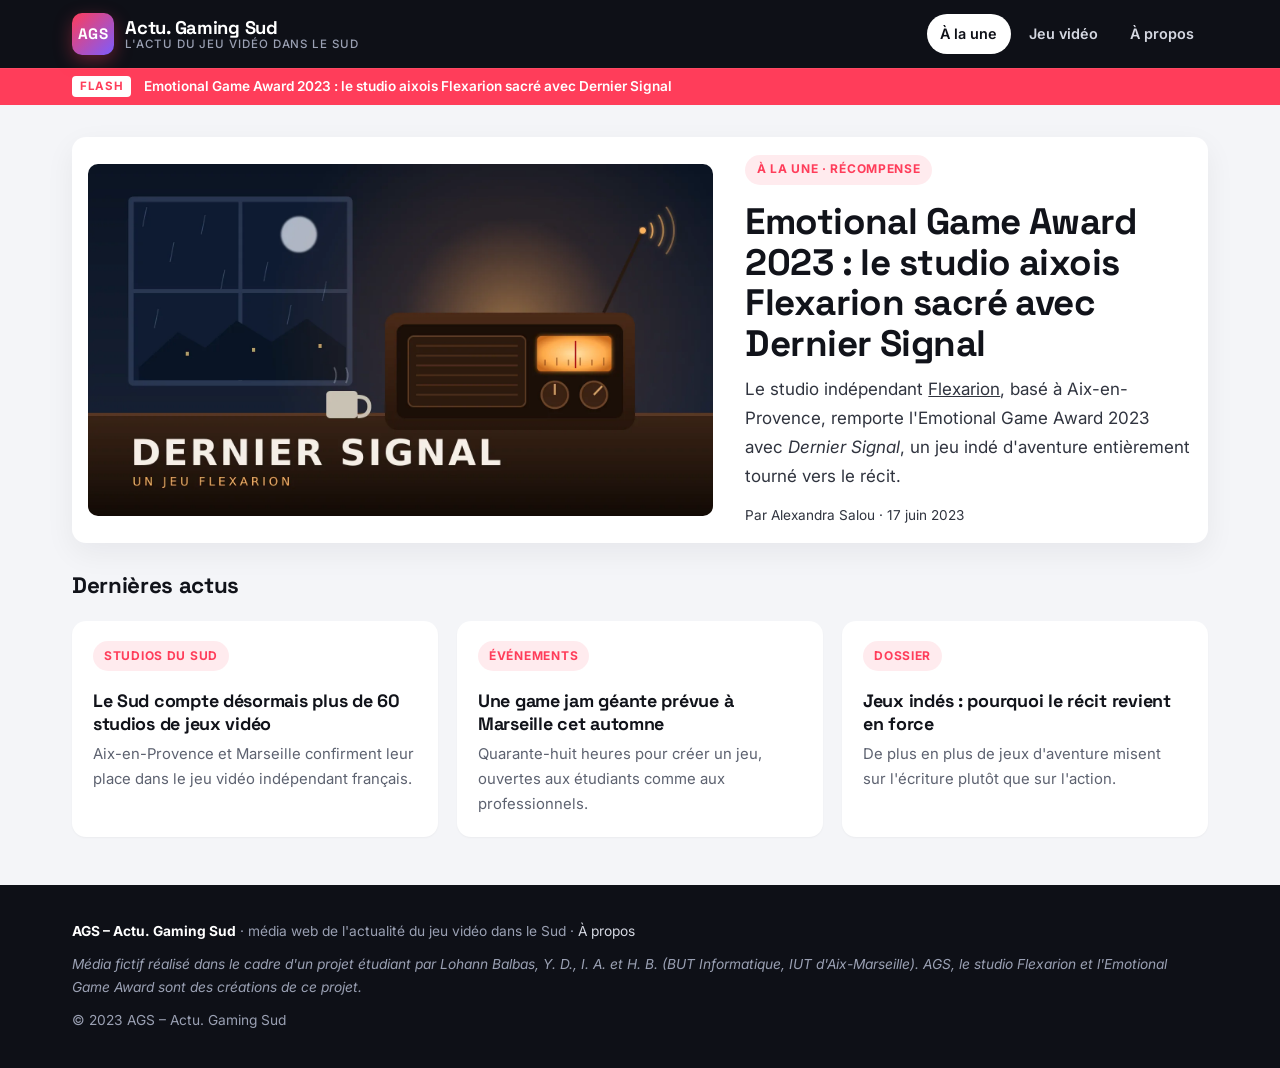
<file: index.html>
<!DOCTYPE html>
<html lang="fr">
<head>
<meta charset="utf-8">
<meta name="viewport" content="width=device-width, initial-scale=1">
<title>AGS – Actu. Gaming Sud : l&#x27;actualité du jeu vidéo dans le Sud</title>
<meta name="description" content="AGS – Actu. Gaming Sud, média web du jeu vidéo dans le Sud : studios indépendants d&#x27;Aix-en-Provence et de Marseille, jeux indés, prix et événements.">
<link rel="canonical" href="https://ags-gaming-sud.alwaysdata.net/">
<meta name="robots" content="index, follow, max-image-preview:large">
<meta name="google-site-verification" content="UGWWlHXvx1JFcQy0-s-s6FC50mJ5cT6TjBx5dzR9nmU" />
<meta name="theme-color" content="#0e1017">
<meta property="og:type" content="website">
<meta property="og:site_name" content="AGS – Actu. Gaming Sud">
<meta property="og:locale" content="fr_FR">
<meta property="og:title" content="AGS – Actu. Gaming Sud : l&#x27;actualité du jeu vidéo dans le Sud">
<meta property="og:description" content="AGS – Actu. Gaming Sud, média web du jeu vidéo dans le Sud : studios indépendants d&#x27;Aix-en-Provence et de Marseille, jeux indés, prix et événements.">
<meta property="og:url" content="https://ags-gaming-sud.alwaysdata.net/">
<meta property="og:image" content="https://ags-gaming-sud.alwaysdata.net/assets/img/og-article.jpg">
<meta name="twitter:card" content="summary_large_image">
<link rel="icon" type="image/png" href="assets/img/favicon.png">
<link rel="preconnect" href="https://fonts.googleapis.com"><link rel="preconnect" href="https://fonts.gstatic.com" crossorigin>
<link href="https://fonts.googleapis.com/css2?family=Inter:wght@400;500;600;700&family=Space+Grotesk:wght@600;700&display=swap" rel="stylesheet">
<link rel="stylesheet" href="assets/journal.css">
<script type="application/ld+json">
{
 "@context": "https://schema.org",
 "@graph": [
  {
   "@type": "NewsMediaOrganization",
   "@id": "https://ags-gaming-sud.alwaysdata.net/#media",
   "name": "AGS – Actu. Gaming Sud",
   "alternateName": "Actu. Gaming Sud",
   "url": "https://ags-gaming-sud.alwaysdata.net/",
   "logo": {
    "@type": "ImageObject",
    "url": "https://ags-gaming-sud.alwaysdata.net/assets/img/favicon.png"
   },
   "description": "Média web consacré à l'actualité du jeu vidéo et des studios indépendants dans le Sud de la France."
  },
  {
   "@type": "WebSite",
   "name": "AGS – Actu. Gaming Sud",
   "url": "https://ags-gaming-sud.alwaysdata.net/",
   "inLanguage": "fr",
   "publisher": {
    "@id": "https://ags-gaming-sud.alwaysdata.net/#media"
   }
  }
 ]
}
</script>
</head>
<body>
<a class="skip" href="#contenu">Aller au contenu</a>

<header class="site-head"><div class="wrap">
 <a class="brand" href="index.html" aria-label="AGS – Actu. Gaming Sud, accueil"><span class="logo">AGS</span><span class="brand-name">Actu. Gaming Sud<small>L'actu du jeu vidéo dans le Sud</small></span></a>
 <nav aria-label="Rubriques"><ul><li><a href="index.html" aria-current="page">À la une</a></li><li><a href="jeu-video/index.html">Jeu vidéo</a></li><li><a href="a-propos.html">À propos</a></li></ul></nav>
</div></header>
<div class="ticker"><div class="wrap"><b>Flash</b><span>Emotional Game Award 2023 : le studio aixois Flexarion sacré avec Dernier Signal</span></div></div>
<main id="contenu" class="wrap">
<section class="hero-card">
 <a href="jeu-video/flexarion-dernier-signal-emotional-game-award-2023.html"><picture><source srcset="assets/img/dernier-signal.webp" type="image/webp"><img src="assets/img/dernier-signal.jpg" alt="Dernier Signal, jeu indépendant d'aventure du studio Flexarion" width="1600" height="900"></picture></a>
 <div>
  <span class="chip">À la une · Récompense</span>
  <h2><a href="jeu-video/flexarion-dernier-signal-emotional-game-award-2023.html">Emotional Game Award 2023&nbsp;: le studio aixois Flexarion sacré avec Dernier Signal</a></h2>
  <p>Le studio indépendant <a href="https://flexarion-studio.alwaysdata.net/">Flexarion</a>, basé à Aix-en-Provence, remporte l'Emotional Game Award 2023 avec <em>Dernier Signal</em>, un jeu indé d'aventure entièrement tourné vers le récit.</p>
  <p class="small">Par Alexandra Salou · 17 juin 2023</p>
 </div>
</section>
<h2 class="section-title">Dernières actus</h2>
<section class="grid" aria-label="Autres actualités">
 <article><span class="chip">Studios du Sud</span><h3>Le Sud compte désormais plus de 60 studios de jeux vidéo</h3><p>Aix-en-Provence et Marseille confirment leur place dans le jeu vidéo indépendant français.</p></article>
 <article><span class="chip">Événements</span><h3>Une game jam géante prévue à Marseille cet automne</h3><p>Quarante-huit heures pour créer un jeu, ouvertes aux étudiants comme aux professionnels.</p></article>
 <article><span class="chip">Dossier</span><h3>Jeux indés : pourquoi le récit revient en force</h3><p>De plus en plus de jeux d'aventure misent sur l'écriture plutôt que sur l'action.</p></article>
</section>

</main>
<footer><div class="wrap">
 <p><strong>AGS – Actu. Gaming Sud</strong> · média web de l'actualité du jeu vidéo dans le Sud · <a href="a-propos.html">À propos</a></p>
 <p class="note">Média fictif réalisé dans le cadre d'un projet étudiant par Lohann Balbas, Y. D., I. A. et H. B. (BUT Informatique, IUT d'Aix-Marseille). AGS, le studio Flexarion et l'Emotional Game Award sont des créations de ce projet.</p>
 <p>© 2023 AGS – Actu. Gaming Sud</p>
</div></footer>
</body>
</html>
</file>
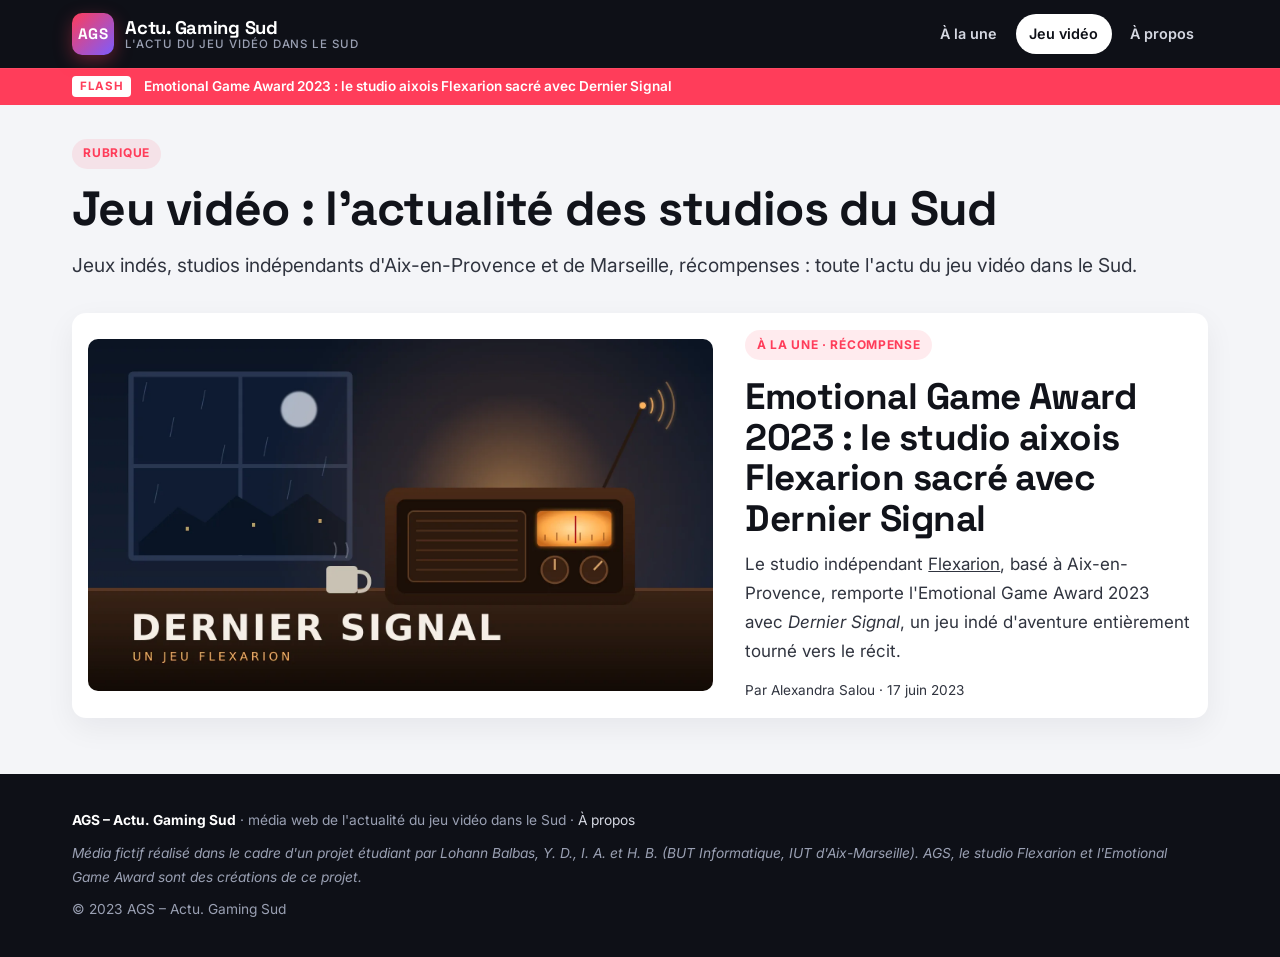
<file: jeu-video/index.html>
<!DOCTYPE html>
<html lang="fr">
<head>
<meta charset="utf-8">
<meta name="viewport" content="width=device-width, initial-scale=1">
<title>Jeu vidéo dans le Sud : studios indépendants et jeux indés | AGS</title>
<meta name="description" content="Toute l&#x27;actualité du jeu vidéo dans le Sud : studios indépendants d&#x27;Aix-en-Provence, jeux indés d&#x27;aventure, Emotional Game Award.">
<link rel="canonical" href="https://ags-gaming-sud.alwaysdata.net/jeu-video/">
<meta name="robots" content="index, follow, max-image-preview:large">
<meta name="google-site-verification" content="UGWWlHXvx1JFcQy0-s-s6FC50mJ5cT6TjBx5dzR9nmU" />
<meta name="theme-color" content="#0e1017">
<meta property="og:type" content="website">
<meta property="og:site_name" content="AGS – Actu. Gaming Sud">
<meta property="og:locale" content="fr_FR">
<meta property="og:title" content="Jeu vidéo dans le Sud : studios indépendants et jeux indés | AGS">
<meta property="og:description" content="Toute l&#x27;actualité du jeu vidéo dans le Sud : studios indépendants d&#x27;Aix-en-Provence, jeux indés d&#x27;aventure, Emotional Game Award.">
<meta property="og:url" content="https://ags-gaming-sud.alwaysdata.net/jeu-video/">
<meta property="og:image" content="https://ags-gaming-sud.alwaysdata.net/assets/img/og-article.jpg">
<meta name="twitter:card" content="summary_large_image">
<link rel="icon" type="image/png" href="../assets/img/favicon.png">
<link rel="preconnect" href="https://fonts.googleapis.com"><link rel="preconnect" href="https://fonts.gstatic.com" crossorigin>
<link href="https://fonts.googleapis.com/css2?family=Inter:wght@400;500;600;700&family=Space+Grotesk:wght@600;700&display=swap" rel="stylesheet">
<link rel="stylesheet" href="../assets/journal.css">
<script type="application/ld+json">
{
 "@context": "https://schema.org",
 "@graph": [
  {
   "@type": "NewsMediaOrganization",
   "@id": "https://ags-gaming-sud.alwaysdata.net/#media",
   "name": "AGS – Actu. Gaming Sud",
   "alternateName": "Actu. Gaming Sud",
   "url": "https://ags-gaming-sud.alwaysdata.net/",
   "logo": {
    "@type": "ImageObject",
    "url": "https://ags-gaming-sud.alwaysdata.net/assets/img/favicon.png"
   },
   "description": "Média web consacré à l'actualité du jeu vidéo et des studios indépendants dans le Sud de la France."
  },
  {
   "@type": "CollectionPage",
   "name": "Jeu vidéo",
   "url": "https://ags-gaming-sud.alwaysdata.net/jeu-video/"
  }
 ]
}
</script>
</head>
<body>
<a class="skip" href="#contenu">Aller au contenu</a>

<header class="site-head"><div class="wrap">
 <a class="brand" href="../index.html" aria-label="AGS – Actu. Gaming Sud, accueil"><span class="logo">AGS</span><span class="brand-name">Actu. Gaming Sud<small>L'actu du jeu vidéo dans le Sud</small></span></a>
 <nav aria-label="Rubriques"><ul><li><a href="../index.html">À la une</a></li><li><a href="../jeu-video/index.html" aria-current="page">Jeu vidéo</a></li><li><a href="../a-propos.html">À propos</a></li></ul></nav>
</div></header>
<div class="ticker"><div class="wrap"><b>Flash</b><span>Emotional Game Award 2023 : le studio aixois Flexarion sacré avec Dernier Signal</span></div></div>
<main id="contenu" class="wrap">
<div style="padding-top:2rem"><span class="chip">Rubrique</span><h1>Jeu vidéo : l'actualité des studios du Sud</h1>
<p class="chapo">Jeux indés, studios indépendants d'Aix-en-Provence et de Marseille, récompenses : toute l'actu du jeu vidéo dans le Sud.</p></div><section class="hero-card">
 <a href="../jeu-video/flexarion-dernier-signal-emotional-game-award-2023.html"><picture><source srcset="../assets/img/dernier-signal.webp" type="image/webp"><img src="../assets/img/dernier-signal.jpg" alt="Dernier Signal, jeu indépendant d'aventure du studio Flexarion" width="1600" height="900"></picture></a>
 <div>
  <span class="chip">À la une · Récompense</span>
  <h2><a href="../jeu-video/flexarion-dernier-signal-emotional-game-award-2023.html">Emotional Game Award 2023&nbsp;: le studio aixois Flexarion sacré avec Dernier Signal</a></h2>
  <p>Le studio indépendant <a href="https://flexarion-studio.alwaysdata.net/">Flexarion</a>, basé à Aix-en-Provence, remporte l'Emotional Game Award 2023 avec <em>Dernier Signal</em>, un jeu indé d'aventure entièrement tourné vers le récit.</p>
  <p class="small">Par Alexandra Salou · 17 juin 2023</p>
 </div>
</section><div style="height:2rem"></div>
</main>
<footer><div class="wrap">
 <p><strong>AGS – Actu. Gaming Sud</strong> · média web de l'actualité du jeu vidéo dans le Sud · <a href="../a-propos.html">À propos</a></p>
 <p class="note">Média fictif réalisé dans le cadre d'un projet étudiant par Lohann Balbas, Y. D., I. A. et H. B. (BUT Informatique, IUT d'Aix-Marseille). AGS, le studio Flexarion et l'Emotional Game Award sont des créations de ce projet.</p>
 <p>© 2023 AGS – Actu. Gaming Sud</p>
</div></footer>
</body>
</html>
</file>
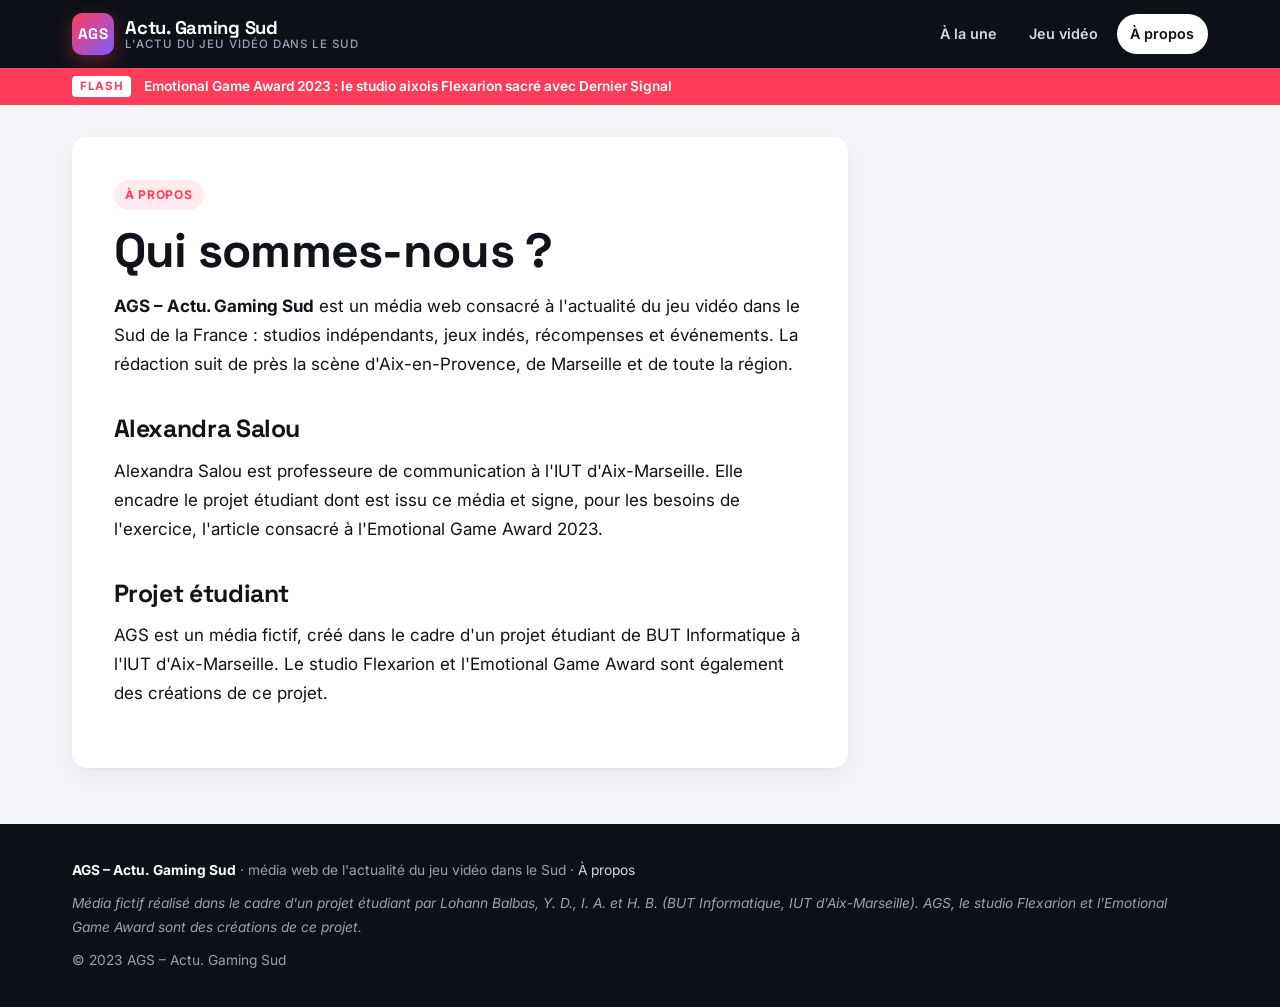
<file: a-propos.html>
<!DOCTYPE html>
<html lang="fr">
<head>
<meta charset="utf-8">
<meta name="viewport" content="width=device-width, initial-scale=1">
<title>À propos d&#x27;AGS – Actu. Gaming Sud, média du jeu vidéo dans le Sud</title>
<meta name="description" content="AGS – Actu. Gaming Sud est un média web sur l&#x27;actualité du jeu vidéo dans le Sud, créé dans le cadre d&#x27;un projet étudiant à l&#x27;IUT d&#x27;Aix-Marseille.">
<link rel="canonical" href="https://ags-gaming-sud.alwaysdata.net/a-propos.html">
<meta name="robots" content="index, follow, max-image-preview:large">
<meta name="google-site-verification" content="UGWWlHXvx1JFcQy0-s-s6FC50mJ5cT6TjBx5dzR9nmU" />
<meta name="theme-color" content="#0e1017">
<meta property="og:type" content="website">
<meta property="og:site_name" content="AGS – Actu. Gaming Sud">
<meta property="og:locale" content="fr_FR">
<meta property="og:title" content="À propos d&#x27;AGS – Actu. Gaming Sud, média du jeu vidéo dans le Sud">
<meta property="og:description" content="AGS – Actu. Gaming Sud est un média web sur l&#x27;actualité du jeu vidéo dans le Sud, créé dans le cadre d&#x27;un projet étudiant à l&#x27;IUT d&#x27;Aix-Marseille.">
<meta property="og:url" content="https://ags-gaming-sud.alwaysdata.net/a-propos.html">
<meta property="og:image" content="https://ags-gaming-sud.alwaysdata.net/assets/img/og-article.jpg">
<meta name="twitter:card" content="summary_large_image">
<link rel="icon" type="image/png" href="assets/img/favicon.png">
<link rel="preconnect" href="https://fonts.googleapis.com"><link rel="preconnect" href="https://fonts.gstatic.com" crossorigin>
<link href="https://fonts.googleapis.com/css2?family=Inter:wght@400;500;600;700&family=Space+Grotesk:wght@600;700&display=swap" rel="stylesheet">
<link rel="stylesheet" href="assets/journal.css">
<script type="application/ld+json">
{
 "@context": "https://schema.org",
 "@graph": [
  {
   "@type": "NewsMediaOrganization",
   "@id": "https://ags-gaming-sud.alwaysdata.net/#media",
   "name": "AGS – Actu. Gaming Sud",
   "alternateName": "Actu. Gaming Sud",
   "url": "https://ags-gaming-sud.alwaysdata.net/",
   "logo": {
    "@type": "ImageObject",
    "url": "https://ags-gaming-sud.alwaysdata.net/assets/img/favicon.png"
   },
   "description": "Média web consacré à l'actualité du jeu vidéo et des studios indépendants dans le Sud de la France."
  },
  {
   "@type": "AboutPage",
   "name": "À propos",
   "url": "https://ags-gaming-sud.alwaysdata.net/a-propos.html"
  },
  {
   "@type": "Person",
   "@id": "https://ags-gaming-sud.alwaysdata.net/a-propos.html#alexandra-salou",
   "name": "Alexandra Salou",
   "jobTitle": "Professeure de communication, IUT d'Aix-Marseille",
   "url": "https://ags-gaming-sud.alwaysdata.net/a-propos.html",
   "worksFor": {
    "@id": "https://ags-gaming-sud.alwaysdata.net/#media"
   }
  }
 ]
}
</script>
</head>
<body>
<a class="skip" href="#contenu">Aller au contenu</a>

<header class="site-head"><div class="wrap">
 <a class="brand" href="index.html" aria-label="AGS – Actu. Gaming Sud, accueil"><span class="logo">AGS</span><span class="brand-name">Actu. Gaming Sud<small>L'actu du jeu vidéo dans le Sud</small></span></a>
 <nav aria-label="Rubriques"><ul><li><a href="index.html">À la une</a></li><li><a href="jeu-video/index.html">Jeu vidéo</a></li><li><a href="a-propos.html" aria-current="page">À propos</a></li></ul></nav>
</div></header>
<div class="ticker"><div class="wrap"><b>Flash</b><span>Emotional Game Award 2023 : le studio aixois Flexarion sacré avec Dernier Signal</span></div></div>
<main id="contenu" class="wrap">

<div class="layout"><article class="paper">
 <span class="chip">À propos</span>
 <h1>Qui sommes-nous ?</h1>
 <div class="body">
  <p><strong>AGS – Actu. Gaming Sud</strong> est un média web consacré à l'actualité du jeu vidéo dans le Sud de la France : studios indépendants, jeux indés, récompenses et événements. La rédaction suit de près la scène d'Aix-en-Provence, de Marseille et de toute la région.</p>
  <h2 id="alexandra-salou">Alexandra Salou</h2>
  <p>Alexandra Salou est professeure de communication à l'IUT d'Aix-Marseille. Elle encadre le projet étudiant dont est issu ce média et signe, pour les besoins de l'exercice, l'article consacré à l'Emotional Game Award 2023.</p>
  <h2>Projet étudiant</h2>
  <p>AGS est un média fictif, créé dans le cadre d'un projet étudiant de BUT Informatique à l'IUT d'Aix-Marseille. Le studio Flexarion et l'Emotional Game Award sont également des créations de ce projet.</p>
 </div>
</article></div>

</main>
<footer><div class="wrap">
 <p><strong>AGS – Actu. Gaming Sud</strong> · média web de l'actualité du jeu vidéo dans le Sud · <a href="a-propos.html">À propos</a></p>
 <p class="note">Média fictif réalisé dans le cadre d'un projet étudiant par Lohann Balbas, Y. D., I. A. et H. B. (BUT Informatique, IUT d'Aix-Marseille). AGS, le studio Flexarion et l'Emotional Game Award sont des créations de ce projet.</p>
 <p>© 2023 AGS – Actu. Gaming Sud</p>
</div></footer>
</body>
</html>
</file>
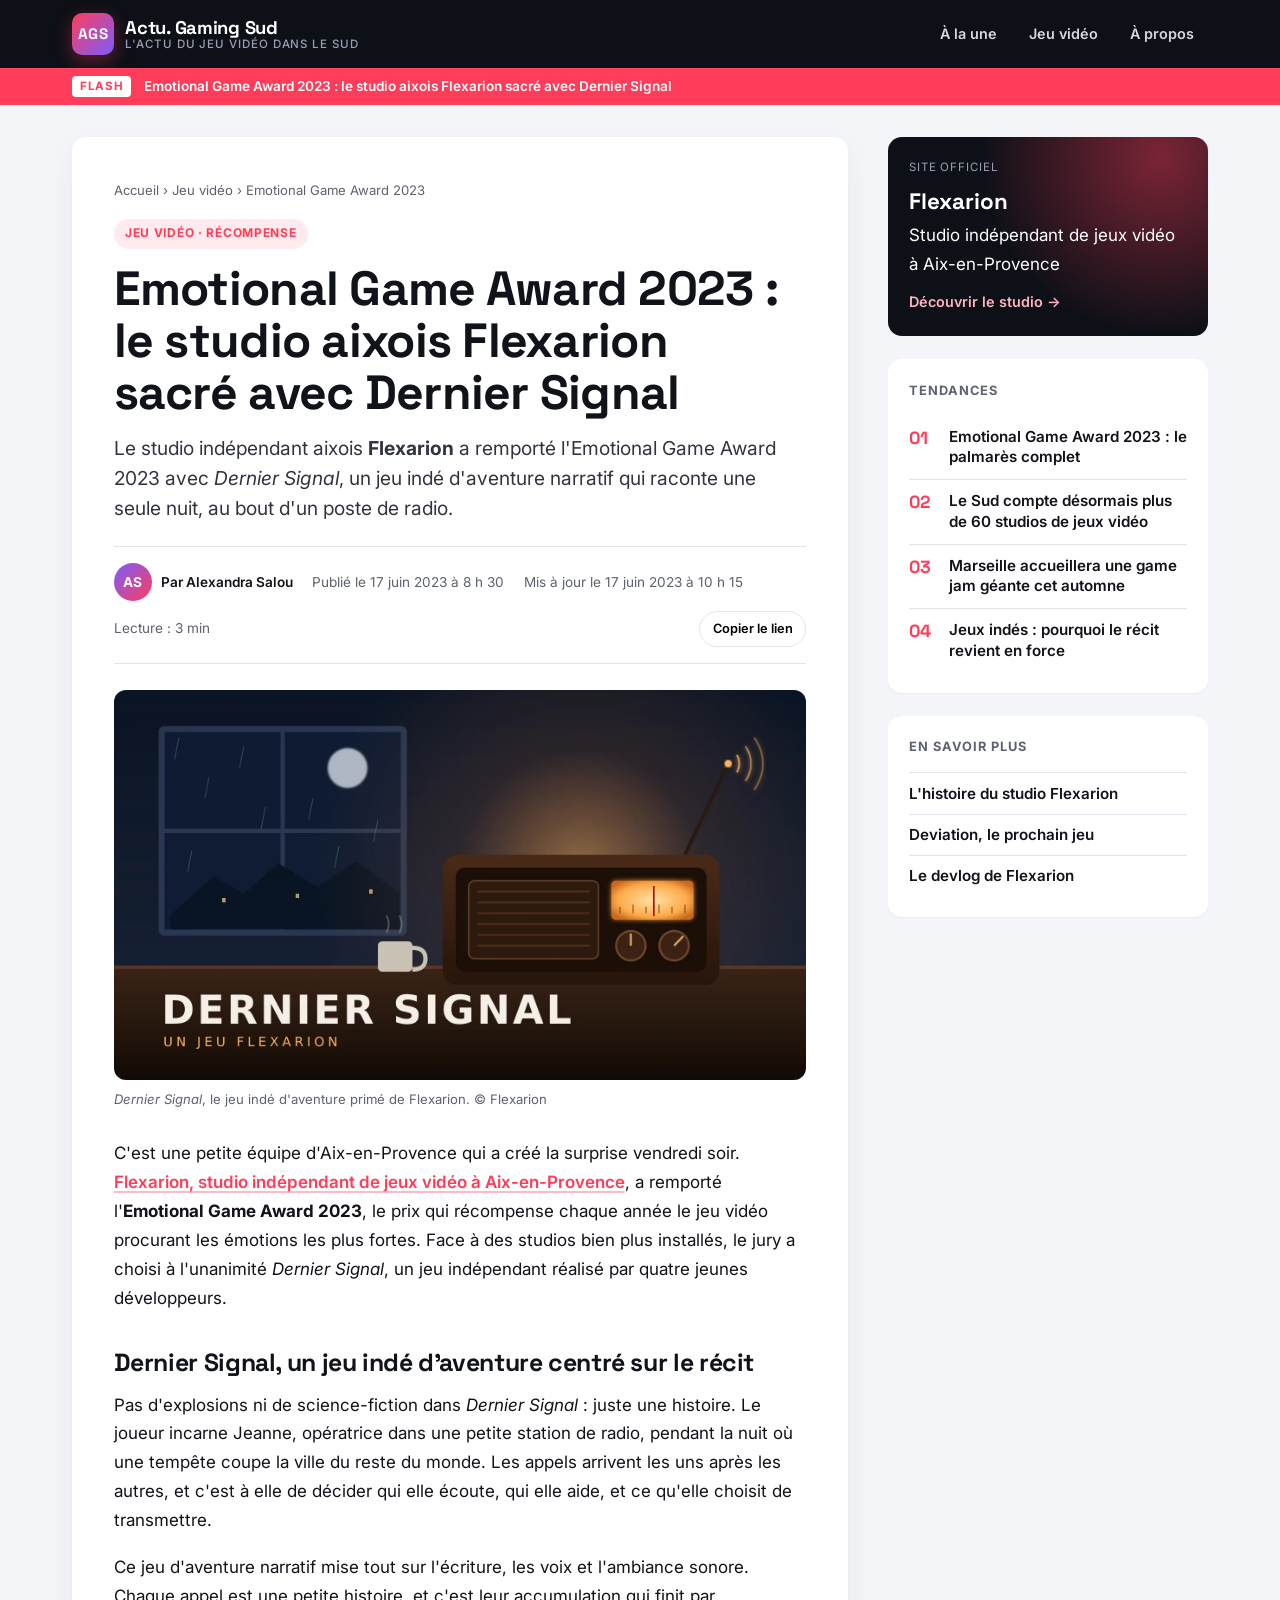
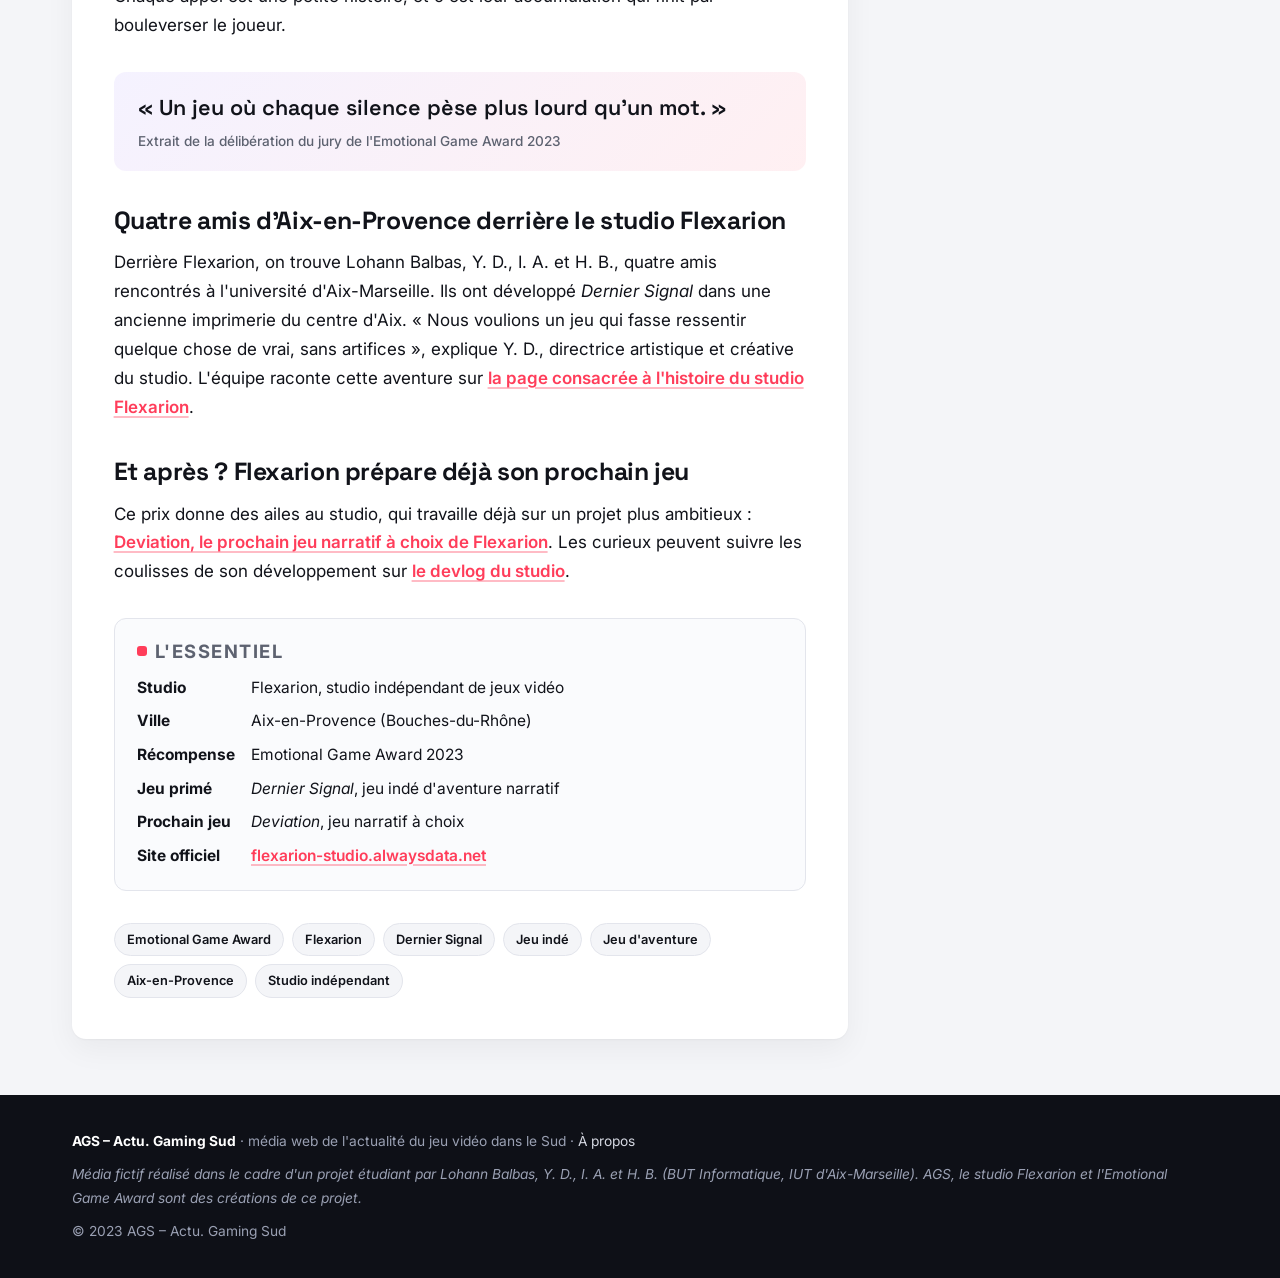
<file: jeu-video/flexarion-dernier-signal-emotional-game-award-2023.html>
<!DOCTYPE html>
<html lang="fr">
<head>
<meta charset="utf-8">
<meta name="viewport" content="width=device-width, initial-scale=1">
<title>Emotional Game Award 2023 : le studio aixois Flexarion sacré avec Dernier Signal</title>
<meta name="description" content="Emotional Game Award 2023 : Flexarion, studio indépendant d&#x27;Aix-en-Provence, remporte le prix avec Dernier Signal, un jeu indé d&#x27;aventure narratif sur une nuit de radio.">
<link rel="canonical" href="https://ags-gaming-sud.alwaysdata.net/jeu-video/flexarion-dernier-signal-emotional-game-award-2023.html">
<meta name="robots" content="index, follow, max-image-preview:large">
<meta name="google-site-verification" content="UGWWlHXvx1JFcQy0-s-s6FC50mJ5cT6TjBx5dzR9nmU" />
<meta name="theme-color" content="#0e1017">
<meta property="og:type" content="article">
<meta property="og:site_name" content="AGS – Actu. Gaming Sud">
<meta property="og:locale" content="fr_FR">
<meta property="og:title" content="Emotional Game Award 2023 : le studio aixois Flexarion sacré avec Dernier Signal">
<meta property="og:description" content="Emotional Game Award 2023 : Flexarion, studio indépendant d&#x27;Aix-en-Provence, remporte le prix avec Dernier Signal, un jeu indé d&#x27;aventure narratif sur une nuit de radio.">
<meta property="og:url" content="https://ags-gaming-sud.alwaysdata.net/jeu-video/flexarion-dernier-signal-emotional-game-award-2023.html">
<meta property="og:image" content="https://ags-gaming-sud.alwaysdata.net/assets/img/og-article.jpg">
<meta name="twitter:card" content="summary_large_image">
<meta name="author" content="Alexandra Salou">
<meta property="article:published_time" content="2023-06-17T08:30:00+02:00">
<meta property="article:modified_time" content="2023-06-17T10:15:00+02:00">
<meta property="article:author" content="Alexandra Salou">
<meta property="article:section" content="Jeu vidéo">
<meta property="article:tag" content="Emotional Game Award">
<meta property="article:tag" content="Flexarion">
<meta property="article:tag" content="Dernier Signal">
<link rel="icon" type="image/png" href="../assets/img/favicon.png">
<link rel="preconnect" href="https://fonts.googleapis.com"><link rel="preconnect" href="https://fonts.gstatic.com" crossorigin>
<link href="https://fonts.googleapis.com/css2?family=Inter:wght@400;500;600;700&family=Space+Grotesk:wght@600;700&display=swap" rel="stylesheet">
<link rel="stylesheet" href="../assets/journal.css">
<script type="application/ld+json">
{
 "@context": "https://schema.org",
 "@graph": [
  {
   "@type": "NewsMediaOrganization",
   "@id": "https://ags-gaming-sud.alwaysdata.net/#media",
   "name": "AGS – Actu. Gaming Sud",
   "alternateName": "Actu. Gaming Sud",
   "url": "https://ags-gaming-sud.alwaysdata.net/",
   "logo": {
    "@type": "ImageObject",
    "url": "https://ags-gaming-sud.alwaysdata.net/assets/img/favicon.png"
   },
   "description": "Média web consacré à l'actualité du jeu vidéo et des studios indépendants dans le Sud de la France."
  },
  {
   "@type": "NewsArticle",
   "@id": "https://ags-gaming-sud.alwaysdata.net/jeu-video/flexarion-dernier-signal-emotional-game-award-2023.html#article",
   "mainEntityOfPage": "https://ags-gaming-sud.alwaysdata.net/jeu-video/flexarion-dernier-signal-emotional-game-award-2023.html",
   "headline": "Emotional Game Award 2023 : le studio aixois Flexarion sacré avec Dernier Signal",
   "description": "Emotional Game Award 2023 : Flexarion, studio indépendant d'Aix-en-Provence, remporte le prix avec Dernier Signal, un jeu indé d'aventure narratif sur une nuit de radio.",
   "datePublished": "2023-06-17T08:30:00+02:00",
   "dateModified": "2023-06-17T10:15:00+02:00",
   "image": [
    "https://ags-gaming-sud.alwaysdata.net/assets/img/og-article.jpg",
    "https://ags-gaming-sud.alwaysdata.net/assets/img/dernier-signal.jpg"
   ],
   "author": {
    "@type": "Person",
    "@id": "https://ags-gaming-sud.alwaysdata.net/a-propos.html#alexandra-salou",
    "name": "Alexandra Salou",
    "jobTitle": "Professeure de communication, IUT d'Aix-Marseille",
    "url": "https://ags-gaming-sud.alwaysdata.net/a-propos.html",
    "worksFor": {
     "@id": "https://ags-gaming-sud.alwaysdata.net/#media"
    }
   },
   "publisher": {
    "@id": "https://ags-gaming-sud.alwaysdata.net/#media"
   },
   "inLanguage": "fr",
   "articleSection": "Jeu vidéo",
   "keywords": "Emotional Game Award 2023, Flexarion, Dernier Signal, jeu indépendant, jeu indé, jeu d'aventure, jeu narratif, studio indépendant, Aix-en-Provence, jeu vidéo",
   "about": [
    {
     "@type": "Organization",
     "name": "Flexarion",
     "url": "https://flexarion-studio.alwaysdata.net/"
    },
    {
     "@type": "VideoGame",
     "name": "Dernier Signal",
     "genre": [
      "Aventure",
      "Jeu narratif",
      "Jeu indépendant"
     ],
     "author": {
      "@type": "Organization",
      "name": "Flexarion",
      "url": "https://flexarion-studio.alwaysdata.net/"
     }
    },
    {
     "@type": "Event",
     "name": "Emotional Game Award 2023"
    }
   ],
   "mentions": [
    {
     "@type": "VideoGame",
     "name": "Deviation",
     "url": "https://flexarion-studio.alwaysdata.net/deviation.html"
    }
   ]
  },
  {
   "@type": "BreadcrumbList",
   "itemListElement": [
    {
     "@type": "ListItem",
     "position": 1,
     "name": "Accueil",
     "item": "https://ags-gaming-sud.alwaysdata.net/"
    },
    {
     "@type": "ListItem",
     "position": 2,
     "name": "Jeu vidéo",
     "item": "https://ags-gaming-sud.alwaysdata.net/jeu-video/"
    },
    {
     "@type": "ListItem",
     "position": 3,
     "name": "Emotional Game Award 2023",
     "item": "https://ags-gaming-sud.alwaysdata.net/jeu-video/flexarion-dernier-signal-emotional-game-award-2023.html"
    }
   ]
  }
 ]
}
</script>
</head>
<body>
<a class="skip" href="#contenu">Aller au contenu</a>
<div class="progress" aria-hidden="true"></div>
<header class="site-head"><div class="wrap">
 <a class="brand" href="../index.html" aria-label="AGS – Actu. Gaming Sud, accueil"><span class="logo">AGS</span><span class="brand-name">Actu. Gaming Sud<small>L'actu du jeu vidéo dans le Sud</small></span></a>
 <nav aria-label="Rubriques"><ul><li><a href="../index.html">À la une</a></li><li><a href="../jeu-video/index.html">Jeu vidéo</a></li><li><a href="../a-propos.html">À propos</a></li></ul></nav>
</div></header>
<div class="ticker"><div class="wrap"><b>Flash</b><span>Emotional Game Award 2023 : le studio aixois Flexarion sacré avec Dernier Signal</span></div></div>
<main id="contenu" class="wrap">

<div class="layout">
<article class="paper">
 <nav class="breadcrumb" aria-label="Fil d'Ariane"><a href="../index.html">Accueil</a> › <a href="../jeu-video/index.html">Jeu vidéo</a> › Emotional Game Award 2023</nav>
 <span class="chip">Jeu vidéo · Récompense</span>
 <h1>Emotional Game Award 2023 : le studio aixois Flexarion sacré avec Dernier Signal</h1>
 <p class="chapo">Le studio indépendant aixois <strong>Flexarion</strong> a remporté l'Emotional Game Award 2023 avec <em>Dernier Signal</em>, un jeu indé d'aventure narratif qui raconte une seule nuit, au bout d'un poste de radio.</p>
 <div class="meta">
  <span class="author"><span class="avatar" aria-hidden="true">AS</span>Par Alexandra Salou</span>
  <span>Publié le <time datetime="2023-06-17T08:30:00+02:00">17 juin 2023 à 8 h 30</time></span>
  <span>Mis à jour le <time datetime="2023-06-17T10:15:00+02:00">17 juin 2023 à 10 h 15</time></span>
  <span>Lecture : 3 min</span>
  <span class="share"><button type="button" data-copy>Copier le lien</button></span>
 </div>
 <figure>
  <picture><source srcset="../assets/img/dernier-signal.webp" type="image/webp"><img src="../assets/img/dernier-signal.jpg" alt="Dernier Signal, jeu indépendant d'aventure du studio Flexarion : une vieille radio allumée une nuit de pluie" width="1600" height="900"></picture>
  <figcaption><em>Dernier Signal</em>, le jeu indé d'aventure primé de Flexarion. © Flexarion</figcaption>
 </figure>
 <div class="body">
  <p>C'est une petite équipe d'Aix-en-Provence qui a créé la surprise vendredi soir. <a href="https://flexarion-studio.alwaysdata.net/">Flexarion, studio indépendant de jeux vidéo à Aix-en-Provence</a>, a remporté l'<strong>Emotional Game Award 2023</strong>, le prix qui récompense chaque année le jeu vidéo procurant les émotions les plus fortes. Face à des studios bien plus installés, le jury a choisi à l'unanimité <em>Dernier Signal</em>, un jeu indépendant réalisé par quatre jeunes développeurs.</p>

  <h2>Dernier Signal, un jeu indé d'aventure centré sur le récit</h2>
  <p>Pas d'explosions ni de science-fiction dans <em>Dernier Signal</em> : juste une histoire. Le joueur incarne Jeanne, opératrice dans une petite station de radio, pendant la nuit où une tempête coupe la ville du reste du monde. Les appels arrivent les uns après les autres, et c'est à elle de décider qui elle écoute, qui elle aide, et ce qu'elle choisit de transmettre.</p>
  <p>Ce jeu d'aventure narratif mise tout sur l'écriture, les voix et l'ambiance sonore. Chaque appel est une petite histoire, et c'est leur accumulation qui finit par bouleverser le joueur.</p>
  <blockquote>« Un jeu où chaque silence pèse plus lourd qu'un mot. »<cite>Extrait de la délibération du jury de l'Emotional Game Award 2023</cite></blockquote>

  <h2>Quatre amis d'Aix-en-Provence derrière le studio Flexarion</h2>
  <p>Derrière Flexarion, on trouve Lohann Balbas, Y. D., I. A. et H. B., quatre amis rencontrés à l'université d'Aix-Marseille. Ils ont développé <em>Dernier Signal</em> dans une ancienne imprimerie du centre d'Aix. « Nous voulions un jeu qui fasse ressentir quelque chose de vrai, sans artifices », explique Y. D., directrice artistique et créative du studio. L'équipe raconte cette aventure sur <a href="https://flexarion-studio.alwaysdata.net/studio.html">la page consacrée à l'histoire du studio Flexarion</a>.</p>

  <h2>Et après ? Flexarion prépare déjà son prochain jeu</h2>
  <p>Ce prix donne des ailes au studio, qui travaille déjà sur un projet plus ambitieux : <a href="https://flexarion-studio.alwaysdata.net/deviation.html">Deviation, le prochain jeu narratif à choix de Flexarion</a>. Les curieux peuvent suivre les coulisses de son développement sur <a href="https://flexarion-studio.alwaysdata.net/devlog/index.html">le devlog du studio</a>.</p>

  <aside class="essentiel" aria-label="L'essentiel">
   <h2>L'essentiel</h2>
   <dl>
    <dt>Studio</dt><dd>Flexarion, studio indépendant de jeux vidéo</dd>
    <dt>Ville</dt><dd>Aix-en-Provence (Bouches-du-Rhône)</dd>
    <dt>Récompense</dt><dd>Emotional Game Award 2023</dd>
    <dt>Jeu primé</dt><dd><em>Dernier Signal</em>, jeu indé d'aventure narratif</dd>
    <dt>Prochain jeu</dt><dd><em>Deviation</em>, jeu narratif à choix</dd>
    <dt>Site officiel</dt><dd><a href="https://flexarion-studio.alwaysdata.net/">flexarion-studio.alwaysdata.net</a></dd>
   </dl>
  </aside>
 </div>
 <div class="tags" aria-label="Mots-clés"><span>Emotional Game Award</span><span>Flexarion</span><span>Dernier Signal</span><span>Jeu indé</span><span>Jeu d'aventure</span><span>Aix-en-Provence</span><span>Studio indépendant</span></div>
</article>

<aside>
 <a class="official" href="https://flexarion-studio.alwaysdata.net/"><small>Site officiel</small><b>Flexarion</b>Studio indépendant de jeux vidéo à Aix-en-Provence<br><span>Découvrir le studio →</span></a>
 <div class="box">
  <h2>Tendances</h2>
  <ol>
   <li>Emotional Game Award 2023 : le palmarès complet</li>
   <li>Le Sud compte désormais plus de 60 studios de jeux vidéo</li>
   <li>Marseille accueillera une game jam géante cet automne</li>
   <li>Jeux indés : pourquoi le récit revient en force</li>
  </ol>
 </div>
 <div class="box links">
  <h2>En savoir plus</h2>
  <a href="https://flexarion-studio.alwaysdata.net/studio.html">L'histoire du studio Flexarion</a>
  <a href="https://flexarion-studio.alwaysdata.net/deviation.html">Deviation, le prochain jeu</a>
  <a href="https://flexarion-studio.alwaysdata.net/devlog/index.html">Le devlog de Flexarion</a>
 </div>
</aside>
</div>

</main>
<footer><div class="wrap">
 <p><strong>AGS – Actu. Gaming Sud</strong> · média web de l'actualité du jeu vidéo dans le Sud · <a href="../a-propos.html">À propos</a></p>
 <p class="note">Média fictif réalisé dans le cadre d'un projet étudiant par Lohann Balbas, Y. D., I. A. et H. B. (BUT Informatique, IUT d'Aix-Marseille). AGS, le studio Flexarion et l'Emotional Game Award sont des créations de ce projet.</p>
 <p>© 2023 AGS – Actu. Gaming Sud</p>
</div></footer>
<script>
{const p=document.querySelector('.progress');if(p){const f=()=>{const h=document.documentElement;p.style.transform='scaleX('+(h.scrollTop/Math.max(1,h.scrollHeight-h.clientHeight))+')'};addEventListener('scroll',f,{passive:true});f()}
const b=document.querySelector('[data-copy]');if(b)b.addEventListener('click',()=>{navigator.clipboard&&navigator.clipboard.writeText(location.href).then(()=>{b.textContent='Lien copié ✓';setTimeout(()=>b.textContent='Copier le lien',2000)}).catch(()=>{})})}
</script>
</body>
</html>
</file>
<file: assets/journal.css>
/* AGS – Actu. Gaming Sud : média web gaming */
:root{--bg:#f4f5f8;--card:#fff;--ink:#11131a;--muted:#5d6270;--line:#e3e5ec;--accent:#ff3d5a;--accent2:#7b5cff;--dark:#0e1017;--max:1200px;--r:14px}
*{box-sizing:border-box;margin:0;padding:0;min-width:0}
html{background:var(--bg);scroll-padding-top:80px}
body{font-family:"Inter",system-ui,Arial,sans-serif;color:var(--ink);background:var(--bg);font-size:1.0625rem;line-height:1.7;-webkit-font-smoothing:antialiased}
a{color:inherit}
img{max-width:100%;display:block;height:auto}
h1,h2,h3,.brand-name{font-family:"Space Grotesk","Inter",Arial,sans-serif;letter-spacing:-.015em}
.wrap{max-width:var(--max);margin:0 auto;padding:0 clamp(1rem,4vw,2rem)}
.skip{position:absolute;left:-999px}.skip:focus{left:1rem;top:1rem;background:#fff;padding:.5rem 1rem;z-index:99}

/* en-tête */
.site-head{position:sticky;top:0;z-index:50;background:var(--dark);color:#fff;box-shadow:0 1px 0 rgba(255,255,255,.06)}
.site-head .wrap{display:flex;align-items:center;justify-content:space-between;gap:1rem;height:68px}
.brand{display:flex;align-items:center;gap:.7rem;text-decoration:none}
.brand .logo{display:grid;place-items:center;width:42px;height:42px;border-radius:10px;font-family:"Space Grotesk",Arial,sans-serif;font-weight:700;font-size:.95rem;letter-spacing:.02em;
  background:linear-gradient(135deg,var(--accent),var(--accent2));box-shadow:0 6px 18px rgba(255,61,90,.35)}
.brand-name{font-weight:700;font-size:1.15rem;line-height:1.1}
.brand-name small{display:block;font-family:"Inter",Arial,sans-serif;font-weight:500;font-size:.72rem;letter-spacing:.08em;text-transform:uppercase;color:#9aa0b3}
.site-head nav ul{list-style:none;display:flex;gap:.3rem}
.site-head nav a{display:block;text-decoration:none;font-weight:600;font-size:.9rem;padding:.5rem .85rem;border-radius:999px;color:#d5d8e2}
.site-head nav a:hover{background:rgba(255,255,255,.08);color:#fff}
.site-head nav a[aria-current]{background:#fff;color:var(--dark)}
@media (max-width:640px){.brand-name small{display:none}.site-head nav a{padding:.45rem .6rem;font-size:.82rem}}
.progress{position:fixed;top:0;left:0;height:3px;width:100%;transform-origin:0 50%;transform:scaleX(0);background:linear-gradient(90deg,var(--accent),var(--accent2));z-index:60}
.ticker{background:var(--accent);color:#fff;font-weight:600;font-size:.85rem}
.ticker .wrap{display:flex;gap:.8rem;align-items:center;padding-block:.45rem}
.ticker b{background:#fff;color:var(--accent);padding:.05rem .5rem;border-radius:4px;font-size:.72rem;letter-spacing:.06em;text-transform:uppercase}

/* article */
.layout{display:grid;grid-template-columns:minmax(0,1fr) 320px;gap:2.5rem;padding:2rem 0 3.5rem}
@media (max-width:960px){.layout{grid-template-columns:minmax(0,1fr)}}
.paper{background:var(--card);border-radius:var(--r);padding:clamp(1.2rem,4vw,2.6rem);box-shadow:0 1px 2px rgba(17,19,26,.04),0 10px 30px rgba(17,19,26,.05)}
.breadcrumb{font-size:.82rem;color:var(--muted);margin-bottom:1rem}
.breadcrumb a{text-decoration:none}.breadcrumb a:hover{color:var(--accent)}
.chip{display:inline-flex;align-items:center;gap:.4rem;font-size:.75rem;font-weight:700;letter-spacing:.06em;text-transform:uppercase;color:var(--accent);background:rgba(255,61,90,.1);padding:.3rem .7rem;border-radius:999px;margin-bottom:.9rem}
h1{font-size:clamp(1.9rem,4.4vw,3rem);line-height:1.08;font-weight:700;margin-bottom:1rem;text-wrap:balance}
.chapo{font-size:1.2rem;line-height:1.55;color:#30343f;margin-bottom:1.4rem}
.meta{display:flex;flex-wrap:wrap;align-items:center;gap:.6rem 1.2rem;font-size:.85rem;color:var(--muted);padding:1rem 0;border-block:1px solid var(--line);margin-bottom:1.6rem}
.author{display:flex;align-items:center;gap:.6rem;color:var(--ink);font-weight:600}
.avatar{width:38px;height:38px;border-radius:50%;display:grid;place-items:center;color:#fff;font-weight:700;font-size:.85rem;background:linear-gradient(135deg,var(--accent2),var(--accent))}
.share{margin-left:auto;display:flex;gap:.4rem}
.share button{font:inherit;font-size:.8rem;font-weight:600;border:1px solid var(--line);background:#fff;border-radius:999px;padding:.4rem .8rem;cursor:pointer;min-height:36px}
.share button:hover{border-color:var(--accent);color:var(--accent)}
figure{margin:0 0 1.8rem}
figure img{width:100%;aspect-ratio:16/9;object-fit:cover;border-radius:12px;background:#1a2438}
figcaption{font-size:.82rem;color:var(--muted);padding-top:.55rem}
.body{max-width:720px}
.body p{margin-bottom:1.15rem}
.body h2{font-size:1.55rem;line-height:1.2;margin:2.2rem 0 .8rem}
.body a{color:var(--accent);font-weight:600;text-decoration:underline;text-decoration-thickness:2px;text-underline-offset:3px;text-decoration-color:rgba(255,61,90,.35)}
.body a:hover{text-decoration-color:var(--accent)}
blockquote{margin:2rem 0;padding:1.3rem 1.5rem;border-radius:12px;background:linear-gradient(135deg,rgba(123,92,255,.08),rgba(255,61,90,.08));font-family:"Space Grotesk",Arial,sans-serif;font-size:1.35rem;line-height:1.35;font-weight:600}
blockquote cite{display:block;font-family:"Inter",Arial,sans-serif;font-style:normal;font-weight:500;font-size:.85rem;color:var(--muted);margin-top:.6rem}
.essentiel{border:1px solid var(--line);border-radius:12px;padding:1.3rem 1.4rem;margin:2rem 0;background:#fafbfd}
.essentiel h2{margin:0 0 .8rem;font-size:1.15rem;display:flex;align-items:center;gap:.5rem}
.essentiel h2::before{content:"";width:10px;height:10px;border-radius:3px;background:var(--accent)}
.essentiel dl{display:grid;grid-template-columns:max-content 1fr;gap:.45rem 1rem;font-size:.97rem}
.essentiel dt{font-weight:700}
@media (max-width:520px){.essentiel dl{grid-template-columns:1fr}.essentiel dd{margin-bottom:.4rem}}
.tags{display:flex;flex-wrap:wrap;gap:.5rem;margin-top:2rem}
.tags span{font-size:.8rem;font-weight:600;background:var(--bg);border:1px solid var(--line);padding:.3rem .75rem;border-radius:999px}

/* colonne */
aside .box{background:var(--card);border-radius:var(--r);padding:1.3rem;margin-bottom:1.4rem;box-shadow:0 1px 2px rgba(17,19,26,.04)}
aside h2{font-size:.8rem;letter-spacing:.08em;text-transform:uppercase;color:var(--muted);margin-bottom:.9rem;font-family:"Inter",Arial,sans-serif}
aside ol{list-style:none;counter-reset:n}
aside li{counter-increment:n;display:grid;grid-template-columns:2.2rem 1fr;gap:.3rem;padding:.7rem 0;border-top:1px solid var(--line);font-weight:600;font-size:.95rem;line-height:1.35}
aside li:first-child{border-top:0}
aside li::before{content:counter(n,decimal-leading-zero);font-family:"Space Grotesk",Arial,sans-serif;font-size:1.1rem;font-weight:700;color:var(--accent)}
.official{display:block;text-decoration:none;color:#fff;border-radius:var(--r);padding:1.3rem;margin-bottom:1.4rem;background:radial-gradient(circle at 85% 10%,rgba(255,61,90,.45),transparent 55%),var(--dark)}
.official small{display:block;font-size:.72rem;letter-spacing:.08em;text-transform:uppercase;color:#9aa0b3;margin-bottom:.3rem}
.official b{display:block;font-family:"Space Grotesk",Arial,sans-serif;font-size:1.4rem}
.official span{display:inline-block;margin-top:.7rem;font-weight:600;font-size:.9rem;color:#ffb3bf}
.official:hover span{color:#fff}
.links a{display:block;text-decoration:none;font-weight:600;font-size:.95rem;padding:.45rem 0;border-top:1px solid var(--line)}
.links a:first-child{border-top:0}
.links a:hover{color:var(--accent)}

/* accueil / rubrique */
.hero-card{display:grid;grid-template-columns:minmax(0,1.4fr) minmax(0,1fr);gap:2rem;align-items:center;background:var(--card);border-radius:var(--r);padding:1rem;margin:2rem 0 1.5rem;box-shadow:0 10px 30px rgba(17,19,26,.06)}
.hero-card img{border-radius:10px;aspect-ratio:16/9;object-fit:cover}
.hero-card h2{font-size:clamp(1.6rem,3vw,2.3rem);line-height:1.1;margin:.2rem 0 .7rem}
.hero-card h2 a{text-decoration:none}.hero-card h2 a:hover{color:var(--accent)}
.hero-card p{color:#30343f}
.small{font-size:.85rem;color:var(--muted);margin-top:.8rem}
.grid{display:grid;grid-template-columns:repeat(3,minmax(0,1fr));gap:1.2rem;padding-bottom:3rem}
.grid article{background:var(--card);border-radius:var(--r);padding:1.2rem 1.3rem;box-shadow:0 1px 2px rgba(17,19,26,.04)}
.grid h3{font-size:1.12rem;line-height:1.3;margin:.2rem 0 .4rem}
.grid p{font-size:.93rem;color:var(--muted)}
@media (max-width:820px){.hero-card,.grid{grid-template-columns:minmax(0,1fr)}}
.section-title{font-size:1.4rem;margin:.5rem 0 1rem}

footer{background:var(--dark);color:#9aa0b3;font-size:.86rem;padding:2.2rem 0}
footer .wrap{display:grid;gap:.6rem}
footer strong{color:#fff}
footer a{color:#d5d8e2;text-decoration:none}footer a:hover{color:#fff}
footer .note{font-style:italic}
</file>
